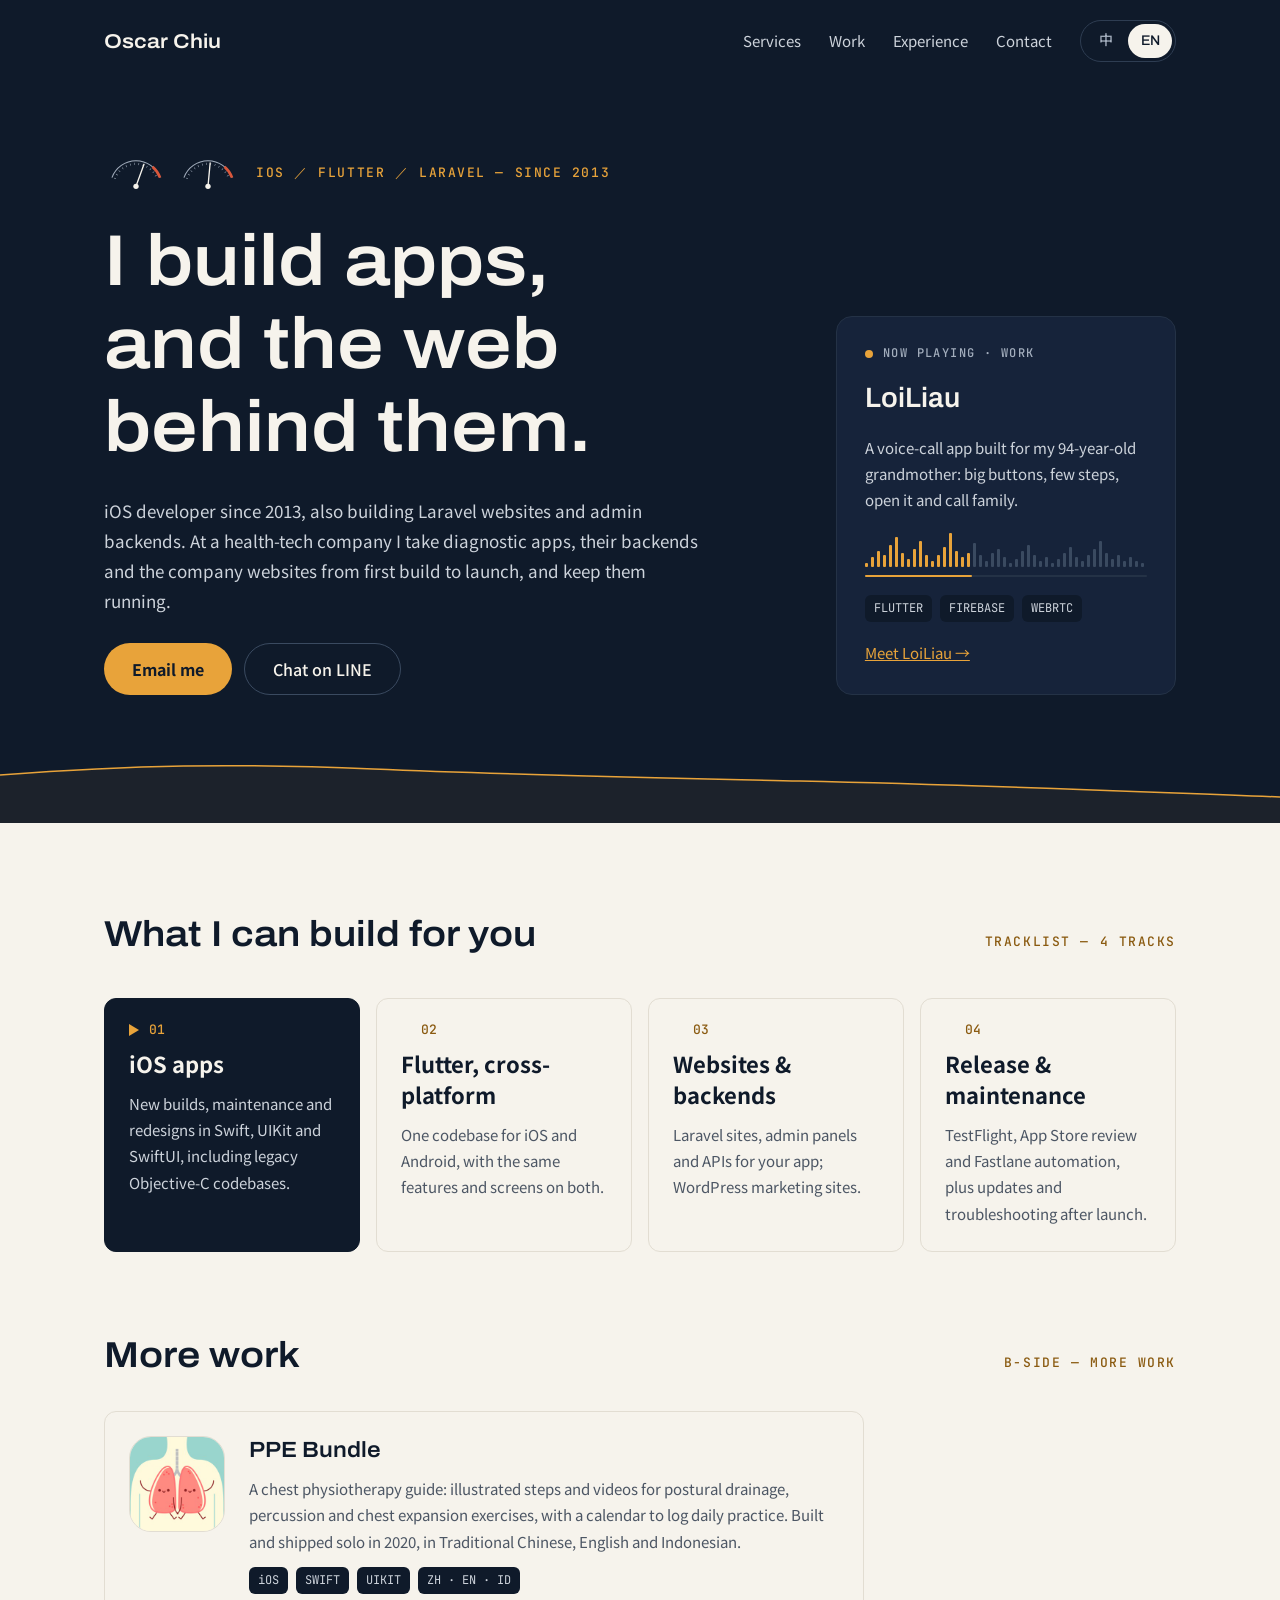
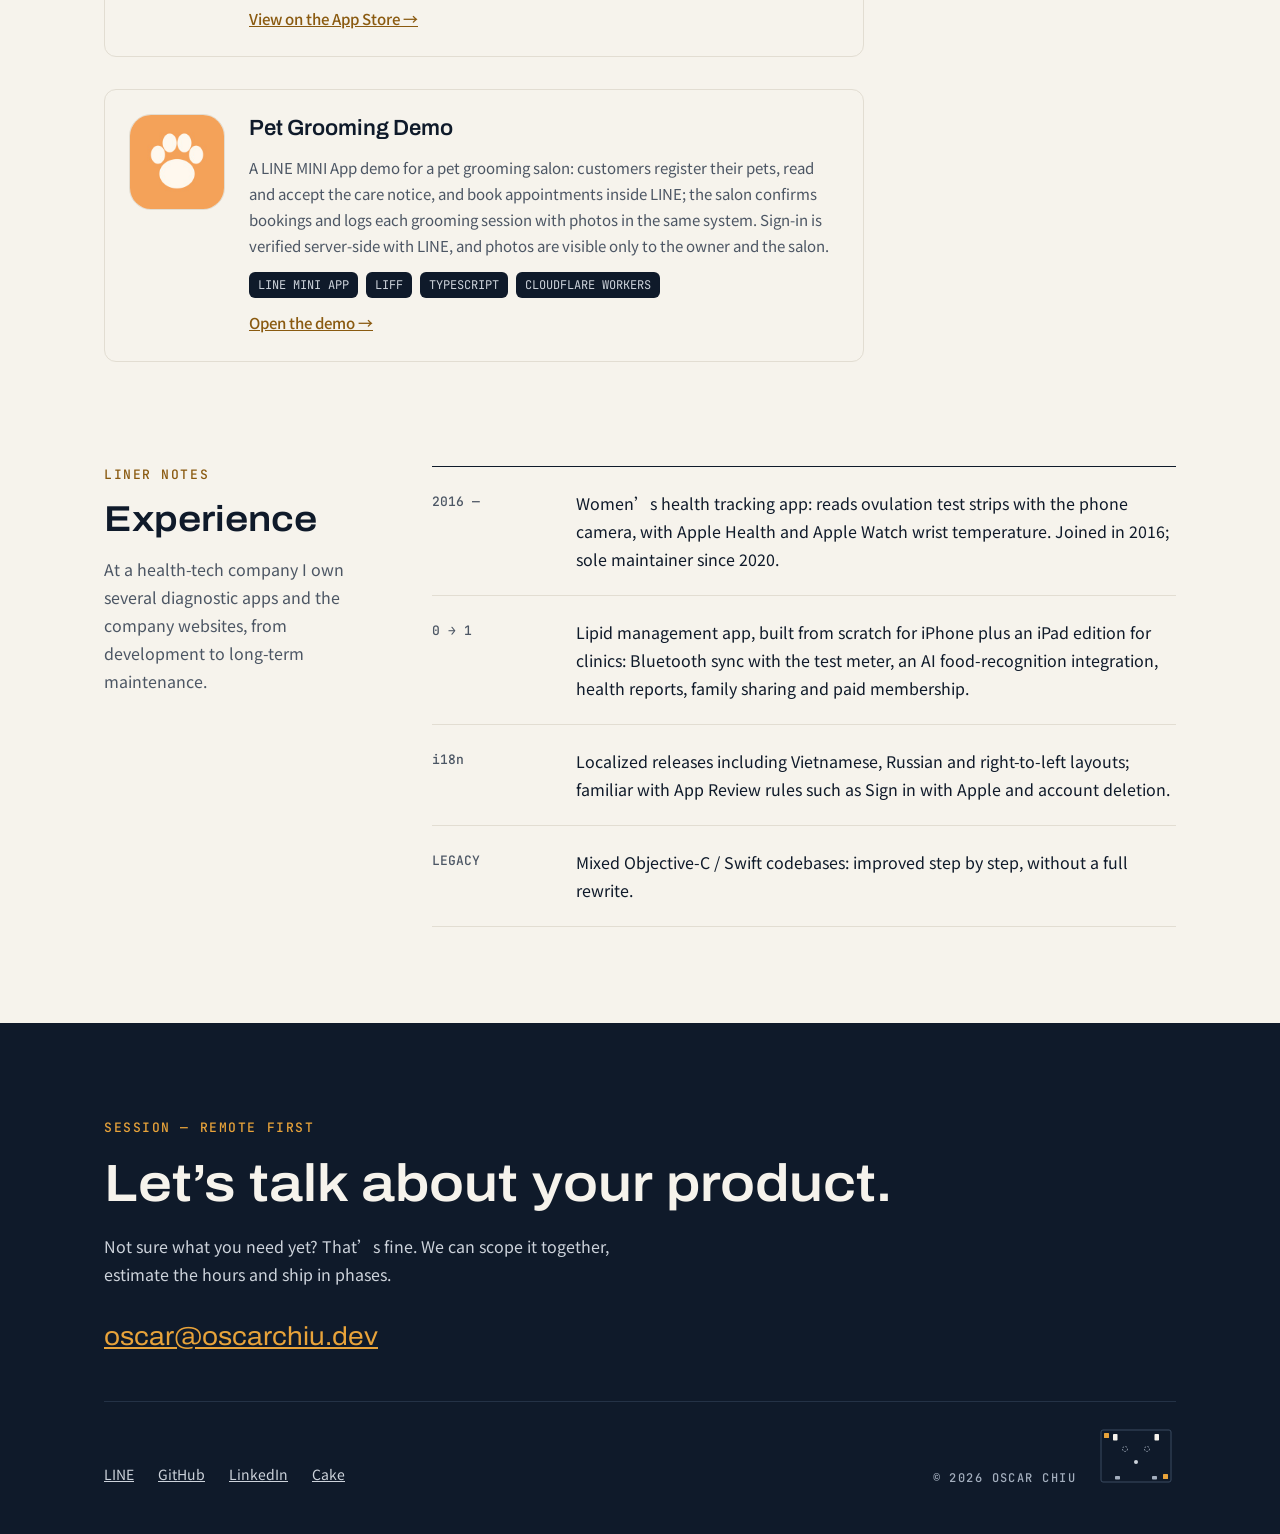
<file: index.html>
<!doctype html>
<html lang="zh-Hant-TW">
<head>
<meta charset="utf-8">
<meta name="viewport" content="width=device-width, initial-scale=1">
<title>Oscar Chiu 邱士豪｜App 與網站工程師</title>
<meta name="description" content="App 與網站工程師。2013 年起開發 iOS，也做 Flutter、Laravel 網站與後台，從開發、上線到長期維運。">
<meta property="og:title" content="Oscar Chiu 邱士豪｜App 與網站工程師">
<meta property="og:description" content="App 與網站工程師。2013 年起開發 iOS，也做 Flutter、Laravel 網站與後台，從開發、上線到長期維運。">
<meta property="og:url" content="https://oscarchiu.dev/">
<meta property="og:type" content="website">
<meta property="og:image" content="https://oscarchiu.dev/images/og-home.png">
<meta property="og:image:width" content="1200">
<meta property="og:image:height" content="630">
<meta property="og:image:alt" content="Oscar Chiu 邱士豪：做 App，也做網站與後台。iOS、Flutter、Laravel、LINE MINI App">
<meta property="og:locale" content="zh_TW">
<meta name="twitter:card" content="summary_large_image">
<meta name="theme-color" content="#0F1A2A">
<link rel="canonical" href="https://oscarchiu.dev/">
<link rel="icon" href="data:image/svg+xml,<svg xmlns='http://www.w3.org/2000/svg' viewBox='0 0 100 100'><rect width='100' height='100' rx='22' fill='%230F1A2A'/><path d='M19.93 54.06 A32 32 0 0 1 80.07 54.06' stroke='%23A3AEBD' stroke-width='6' stroke-linecap='round' fill='none'/><path d='M71.41 41.22 A32 32 0 0 1 80.07 54.06' stroke='%23D9573B' stroke-width='6' fill='none'/><circle cx='80.07' cy='54.06' r='3' fill='%23D9573B'/><line x1='50' y1='65' x2='61.46' y2='43.46' stroke='%23E8A33A' stroke-width='5.5' stroke-linecap='round'/><circle cx='50' cy='65' r='7' fill='%23F6F3EC'/></svg>">
<link rel="preconnect" href="https://fonts.googleapis.com">
<link rel="preconnect" href="https://fonts.gstatic.com" crossorigin>
<link rel="stylesheet" href="https://fonts.googleapis.com/css2?family=Archivo:wdth,wght@100..125,400..700&family=JetBrains+Mono:wght@400;500&family=Noto+Sans+TC:wght@400;500;700&display=swap">
<link rel="stylesheet" href="style.css">
</head>
<body>
<div class="night">
  <header class="wrap topbar">
    <a class="logo" href="#top">Oscar Chiu</a>
    <nav class="nav">
      <a href="#services" data-i18n="nav.services">服務</a>
      <a href="#work" data-i18n="nav.work">作品</a>
      <a href="#notes" data-i18n="nav.notes">經歷</a>
      <a href="#contact" data-i18n="nav.contact">聯絡</a>
      <div class="lang" role="group" aria-label="Language">
        <button type="button" data-lang="zh" aria-pressed="true">中</button>
        <button type="button" data-lang="en" aria-pressed="false">EN</button>
      </div>
    </nav>
  </header>

  <section class="wrap hero" id="top">
    <div class="hero-main">
      <div class="hero-mark">
        <div class="vu" aria-hidden="true">
          <svg viewBox="0 0 120 70" fill="none"><path d="M14.9 43.6 A48 48 0 0 1 105.1 43.6" stroke="#A3AEBD" stroke-width="2"/><path d="M20.5 45.6 A42 42 0 0 1 99.5 45.6" stroke="#A3AEBD" stroke-width="4" stroke-dasharray="1 7"/><path d="M90.9 23.2 A48 48 0 0 1 105.1 43.6" stroke="#D9573B" stroke-width="5"/><line x1="60" y1="60" x2="75" y2="18.7" stroke="#F6F3EC" stroke-width="2.5" stroke-linecap="round"/><circle cx="60" cy="60" r="5" fill="#F6F3EC"/></svg>
          <svg viewBox="0 0 120 70" fill="none"><path d="M14.9 43.6 A48 48 0 0 1 105.1 43.6" stroke="#A3AEBD" stroke-width="2"/><path d="M20.5 45.6 A42 42 0 0 1 99.5 45.6" stroke="#A3AEBD" stroke-width="4" stroke-dasharray="1 7"/><path d="M90.9 23.2 A48 48 0 0 1 105.1 43.6" stroke="#D9573B" stroke-width="5"/><line x1="60" y1="60" x2="64" y2="16.2" stroke="#F6F3EC" stroke-width="2.5" stroke-linecap="round"/><circle cx="60" cy="60" r="5" fill="#F6F3EC"/></svg>
        </div>
        <p class="label amber">iOS ／ FLUTTER ／ LARAVEL<span class="since"> — SINCE 2013</span></p>
      </div>
      <h1 data-i18n="hero.title">做 App，<br>也做網站與後台。</h1>
      <p class="hero-lead" data-i18n="hero.lead">2013 年開始寫 iOS，也做 Laravel 網站與後台。在健康科技公司把檢測 App、後台和官網從開發做到上線，再一路維護到現在。</p>
      <div class="cta">
        <a class="btn" href="mailto:oscar@oscarchiu.dev" data-i18n="cta.mail">寄信洽談</a>
        <a class="btn ghost" href="https://lin.ee/7rR7uRyi" rel="noopener" data-i18n="cta.line">LINE 洽詢</a>
      </div>
      <dl class="stats">
        <div><dt>2013</dt><dd data-i18n="stat.ios">開始 iOS 開發</dd></div>
        <div><dt>App→Web</dt><dd data-i18n="stat.full">前後端一手包</dd></div>
        <div><dt>Health</dt><dd data-i18n="stat.health">健康科技背景</dd></div>
      </dl>
    </div>

    <article class="playing" id="work">
      <p class="label muted"><span class="dot"></span><span data-i18n="work.label">NOW PLAYING · 作品</span></p>
      <h2><span data-i18n="work.name">來聊</span> <span class="en-name">LoiLiau</span></h2>
      <p data-i18n="work.desc">為 94 歲的奶奶做的語音通話 App：大按鈕、少步驟，打開就能撥給家人。</p>
      <div class="wave" aria-hidden="true"><div class="bars"></div><div class="progress"><span></span></div></div>
      <p class="tags"><span>FLUTTER</span><span>FIREBASE</span><span>WEBRTC</span></p>
      <a class="demo" href="/loiliau/" data-i18n="work.intro">認識來聊 →</a>
    </article>
  </section>

  <svg class="horizon" viewBox="0 0 1440 88" preserveAspectRatio="none" fill="none" aria-hidden="true">
    <path d="M0 40 C150 30, 260 28, 420 34 S700 42, 900 46 S1200 54, 1440 62" stroke="#E8A33A" stroke-width="1.5" vector-effect="non-scaling-stroke"/>
    <path d="M0 40 C150 30, 260 28, 420 34 S700 42, 900 46 S1200 54, 1440 62 L1440 88 L0 88 Z" fill="#E8A33A" fill-opacity="0.06"/>
  </svg>
</div>

<main>
  <section class="wrap services" id="services">
    <div class="section-head">
      <h2 data-i18n="svc.title">可以幫您做的事</h2>
      <p class="label brass">TRACKLIST — 4 TRACKS</p>
    </div>
    <div class="tracks">
      <article class="track" tabindex="0">
        <p class="track-no"><svg viewBox="0 0 10 12" aria-hidden="true"><path d="M0 0 L10 6 L0 12 Z"/></svg>01</p>
        <h3 data-i18n="svc.1.t">iOS App</h3>
        <p data-i18n="svc.1.d">新開發、維護與改版。Swift、UIKit、SwiftUI，也能接手 Objective-C 混合的舊專案。</p>
      </article>
      <article class="track" tabindex="0">
        <p class="track-no"><svg viewBox="0 0 10 12" aria-hidden="true"><path d="M0 0 L10 6 L0 12 Z"/></svg>02</p>
        <h3 data-i18n="svc.2.t">Flutter 跨平台</h3>
        <p data-i18n="svc.2.d">一套程式碼同時上 iOS 與 Android，兩邊的功能和畫面保持一致。</p>
      </article>
      <article class="track" tabindex="0">
        <p class="track-no"><svg viewBox="0 0 10 12" aria-hidden="true"><path d="M0 0 L10 6 L0 12 Z"/></svg>03</p>
        <h3 data-i18n="svc.3.t">網站與後台</h3>
        <p data-i18n="svc.3.d">Laravel 網站、管理後台、API 與 App 串接；WordPress 形象網站。</p>
      </article>
      <article class="track" tabindex="0">
        <p class="track-no"><svg viewBox="0 0 10 12" aria-hidden="true"><path d="M0 0 L10 6 L0 12 Z"/></svg>04</p>
        <h3 data-i18n="svc.4.t">上架與維運</h3>
        <p data-i18n="svc.4.d">TestFlight、App Store 送審、Fastlane 自動化，上線後的版本更新與問題排查。</p>
      </article>
    </div>
  </section>

  <section class="wrap apps" id="apps">
    <div class="section-head">
      <h2 data-i18n="apps.title">其他作品</h2>
      <p class="label brass">B-SIDE — MORE WORK</p>
    </div>
    <article class="app-card">
      <img class="app-icon" src="images/ppe-bundle.jpg" width="96" height="96" alt="PPE Bundle App icon" loading="lazy">
      <div class="app-body">
        <h3>PPE Bundle</h3>
        <p data-i18n="apps.ppe.d">胸腔物理治療衛教 App：用圖文和影片教姿勢引流、背部扣擊與擴胸運動，並以日曆記錄每天的練習。2020 年獨立開發上架，支援繁中、英文與印尼文。</p>
        <p class="tags"><span>iOS</span><span>SWIFT</span><span>UIKIT</span><span>ZH · EN · ID</span></p>
        <a class="store" href="https://apps.apple.com/app/id1542432902" rel="noopener" data-i18n="apps.ppe.link">在 App Store 查看 →</a>
      </div>
    </article>
    <article class="app-card">
      <img class="app-icon" src="images/line-pet.jpg" width="96" height="96" alt="毛日子 App icon" loading="lazy">
      <div class="app-body">
        <h3><span data-i18n="apps.pet.name">毛日子</span> <span class="en-name">Pet Grooming Demo</span></h3>
        <p data-i18n="apps.pet.d">寵物美容店的 LINE MINI App 示範：客人在 LINE 裡登記毛孩、閱讀同意事項並預約美容，店家在同一套系統確認委託、記錄每次美容與照片。登入身分由伺服器向 LINE 驗證，照片只有本人與店家看得到。</p>
        <p class="tags"><span>LINE MINI APP</span><span>LIFF</span><span>TYPESCRIPT</span><span>CLOUDFLARE WORKERS</span></p>
        <a class="store" href="https://line-pet-demo.ska-tw.workers.dev/" rel="noopener" data-i18n="apps.pet.link">開啟示範 →</a>
      </div>
    </article>
  </section>

  <section class="wrap notes" id="notes">
    <div class="notes-head">
      <p class="label brass">LINER NOTES</p>
      <h2 data-i18n="notes.title">經歷重點</h2>
      <p class="muted-text" data-i18n="notes.intro">在健康科技公司負責多款檢測 App 與官網，從開發一路做到長期維運。</p>
    </div>
    <dl class="notes-list">
      <div><dt>2016 —</dt><dd data-i18n="notes.1">女性健康追蹤 App：用手機相機判讀排卵試紙，整合 Apple 健康與 Apple Watch 手腕溫度。2016 年參與開發，2020 年起獨立維護至今。</dd></div>
      <div><dt>0 → 1</dt><dd data-i18n="notes.2">血脂管理 App：從零開發 iPhone 版與診所用 iPad 版。藍牙同步檢測儀、串接 AI 飲食辨識，並做了健康報告、家人共享與付費會員。</dd></div>
      <div><dt>i18n</dt><dd data-i18n="notes.3">多語系上架，包含越南文、俄文與由右至左（RTL）版面；熟悉 Sign in with Apple、帳號刪除等審核規範。</dd></div>
      <div><dt>LEGACY</dt><dd data-i18n="notes.4">Objective-C／Swift 混合的舊專案：不打掉重練，一步步改善。</dd></div>
    </dl>
  </section>
</main>

<footer class="night contact" id="contact">
  <div class="wrap">
    <div class="contact-main">
      <div>
        <p class="label amber" data-i18n="contact.label">SESSION — 以遠端為主</p>
        <h2 data-i18n="contact.title">聊聊您的產品。</h2>
        <p class="contact-lead" data-i18n="contact.lead">需求還不明確也沒關係，可以一起釐清規格、估算工時，分階段進行。</p>
      </div>
      <a class="mail" href="mailto:oscar@oscarchiu.dev">oscar@oscarchiu.dev</a>
    </div>
    <div class="contact-foot">
      <p class="links">
        <a href="https://lin.ee/7rR7uRyi" rel="noopener" data-i18n="contact.line">LINE 好友</a>
        <a href="https://github.com/oscarchiu" rel="noopener">GitHub</a>
        <a href="https://www.linkedin.com/in/oscarchiu-dev" rel="noopener">LinkedIn</a>
        <a href="https://www.cake.me/resumes/oscarchiu" rel="noopener">Cake</a>
      </p>
      <div class="sign">
        <p class="label">© 2026 OSCAR CHIU</p>
        <svg viewBox="0 0 160 120" fill="none" aria-hidden="true"><rect x="10" y="8" width="140" height="104" rx="4" stroke="#3A4A60" stroke-width="2"/><rect x="34" y="16" width="9" height="13" rx="1.5" fill="#F6F3EC"/><rect x="117" y="16" width="9" height="13" rx="1.5" fill="#F6F3EC"/><rect x="38" y="100" width="10" height="7" rx="1.5" fill="#A3AEBD"/><rect x="112" y="100" width="10" height="7" rx="1.5" fill="#A3AEBD"/><rect x="16" y="14" width="10" height="10" rx="1" fill="#E8A33A"/><rect x="134" y="96" width="10" height="10" rx="1" fill="#E8A33A"/><circle cx="58" cy="46" r="5" stroke="#A3AEBD" stroke-width="2" stroke-dasharray="3 3"/><circle cx="102" cy="46" r="5" stroke="#A3AEBD" stroke-width="2" stroke-dasharray="3 3"/><circle cx="80" cy="72" r="4" fill="#CDD3DB"/></svg>
      </div>
    </div>
  </div>
</footer>
<script src="main.js?v=9384e66470e5"></script>
</body>
</html>
</file>
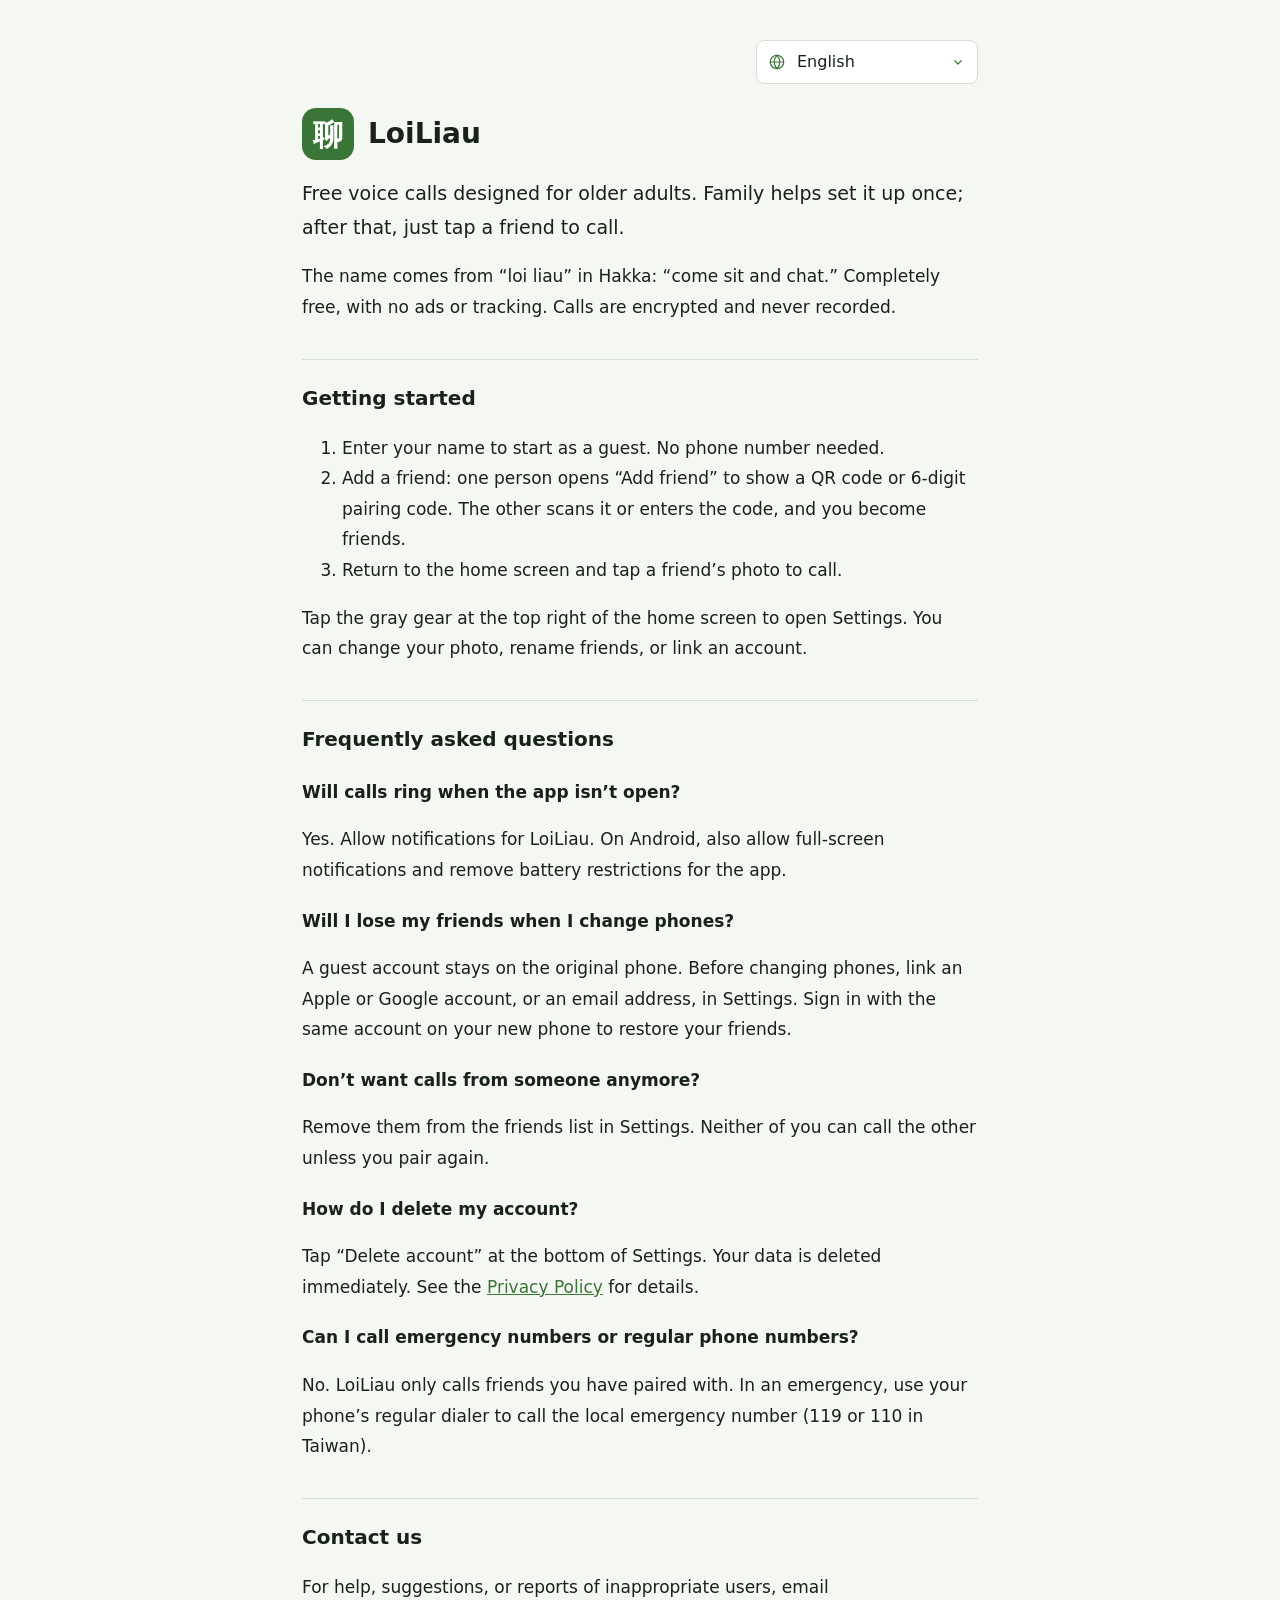
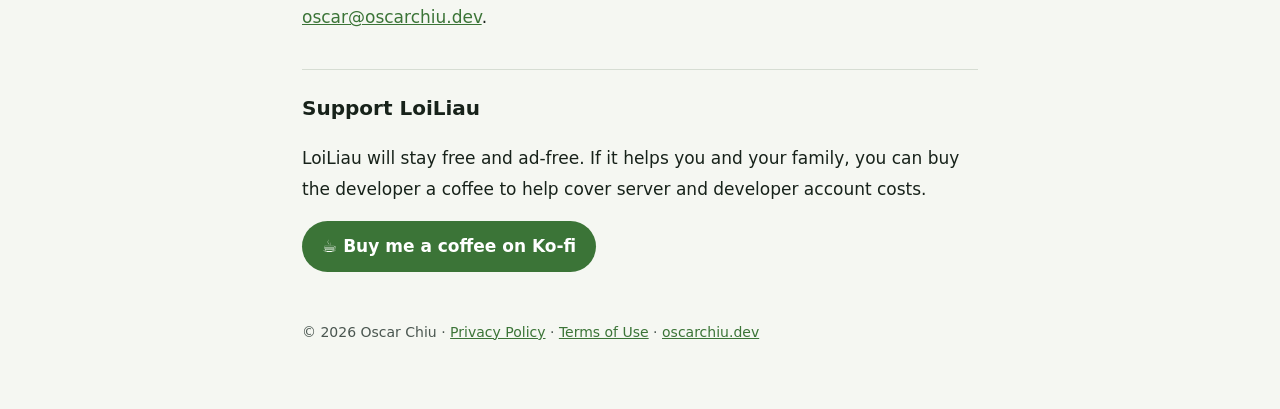
<file: loiliau/index.html>
<!doctype html>
<html lang="zh-Hant-TW">
<head>
<meta charset="utf-8">
<meta name="viewport" content="width=device-width, initial-scale=1">
<title>來聊 LoiLiau：給長輩用的免費語音通話</title>
<meta name="description" content="來聊是給長輩用的免費語音通話 app：家人幫忙設定一次，長輩之後點一下朋友就能撥出。使用說明、常見問題與聯絡方式。">
<link rel="canonical" href="https://oscarchiu.dev/loiliau/">
<meta property="og:title" content="來聊 LoiLiau：給長輩用的免費語音通話">
<meta property="og:description" content="家人幫忙設定一次，長輩之後點一下朋友就能撥出。字大好讀，app 沒開也會響鈴。">
<meta property="og:url" content="https://oscarchiu.dev/loiliau/">
<meta property="og:type" content="website">
<meta property="og:image" content="https://oscarchiu.dev/images/og-loiliau.png">
<meta property="og:image:width" content="1200">
<meta property="og:image:height" content="630">
<meta property="og:image:alt" content="來聊 LoiLiau：給長輩用的免費語音通話">
<meta property="og:locale" content="zh_TW">
<meta name="twitter:card" content="summary_large_image">
<link rel="stylesheet" href="language.css">
<style>
  :root { --ink: #17221A; --muted: #4A5650; --green: #3B7437; --line: #D6DDD3; --bg: #F5F7F2; }
  * { box-sizing: border-box; }
  body { margin: 0; background: var(--bg); color: var(--ink);
    font: 400 17px/1.8 "Noto Sans TC", -apple-system, system-ui, sans-serif; }
  main { max-width: 720px; margin: 0 auto; padding: 40px 22px 64px; }
  header { display: flex; align-items: center; gap: 14px; margin-bottom: 8px; }
  .icon { width: 52px; height: 52px; border-radius: 14px; background: var(--green); color: #fff;
    display: grid; place-items: center; font-size: 30px; font-weight: 900; flex: none; }
  h1 { font-size: 28px; line-height: 1.3; margin: 0; }
  h2 { font-size: 20px; margin: 36px 0 8px; padding-top: 20px; border-top: 1px solid var(--line); }
  h3 { font-size: 17px; margin: 20px 0 4px; }
  .lead { font-size: 19px; margin: 16px 0 0; }
  a { color: var(--green); }
  .kofi { display: inline-block; padding: 10px 20px; border-radius: 999px; background: var(--green);
    color: #fff; font-weight: 700; text-decoration: none; }
  footer { margin-top: 48px; color: var(--muted); font-size: 14px; }
</style>
</head>
<body>
<main>
  <nav class="lang" aria-label="Language">
    <label>
      <span class="sr-only">語言 / Language / Bahasa</span>
      <svg viewBox="0 0 24 24" fill="none" stroke="currentColor" stroke-width="1.6" aria-hidden="true" focusable="false"><circle cx="12" cy="12" r="9"/><path d="M3 12h18M12 3c5 5 5 13 0 18-5-5-5-13 0-18Z"/></svg>
      <select id="language-select">
        <option value="zh" lang="zh-Hant">繁體中文</option>
        <option value="en" lang="en">English</option>
        <option value="id" lang="id">Bahasa Indonesia</option>
      </select>
      <svg class="chevron" viewBox="0 0 24 24" fill="none" stroke="currentColor" stroke-width="1.8" stroke-linecap="round" stroke-linejoin="round" aria-hidden="true" focusable="false"><path d="m7 10 5 5 5-5"/></svg>
    </label>
  </nav>
  <header><div class="icon" aria-hidden="true">聊</div><h1 data-i18n="name">來聊 LoiLiau</h1></header>
  <p class="lead" data-i18n="lead">給長輩用的免費語音通話 app：家人幫忙設定一次，長輩之後只要點一下朋友就能撥出。</p>
  <p data-i18n="about">名字取自客家話的「來聊」（loi liau），就是「來坐、來講話」的意思。完全免費，不放廣告、不做追蹤，通話加密、不錄音。</p>

  <h2 data-i18n="start">怎麼開始</h2>
  <ol>
    <li data-i18n="stepName">輸入名字，就能以訪客身分開始使用，不需要手機號碼。</li>
    <li data-i18n="stepPair">加朋友：一方在「加朋友」顯示 QR code 或 6 位數配對碼，另一方掃描或輸入，雙方就互為朋友。</li>
    <li data-i18n="stepCall">回到主畫面，點朋友的頭像就會撥出。</li>
  </ol>
  <p data-i18n="settings">設定在主畫面右上角的灰色齒輪，可以換大頭貼、改朋友的稱呼、綁定帳號。</p>

  <h2 data-i18n="faq">常見問題</h2>
  <h3 data-i18n="ringQuestion">App 沒開，電話會響嗎？</h3>
  <p data-i18n="ringAnswer">會。請允許來聊的通知；Android 手機也請允許「全螢幕通知」，並把來聊從省電限制中排除。</p>
  <h3 data-i18n="phoneQuestion">換手機時，朋友名單會不見嗎？</h3>
  <p data-i18n="phoneAnswer">訪客帳號只存在原本的手機。換手機前，請到設定綁定 Apple、Google 帳號或信箱，在新手機用同一個帳號登入，就能找回朋友名單。</p>
  <h3 data-i18n="removeQuestion">不想再接到某個人的電話？</h3>
  <p data-i18n="removeAnswer">到設定的「朋友名單」刪除對方。刪除後雙方都無法再打給對方，除非重新配對。</p>
  <h3 data-i18n="deleteQuestion">怎麼刪除帳號？</h3>
  <p data-i18n="deleteAnswer">到設定最下面按「刪除帳號」。資料會立即刪除，詳見<a href="privacy/">隱私權政策</a>。</p>
  <h3 data-i18n="emergencyQuestion">可以打 119 或一般電話嗎？</h3>
  <p data-i18n="emergencyAnswer">不行。來聊只能打給配對過的朋友，緊急時請用手機撥打 119 或 110。</p>

  <h2 data-i18n="contact">聯絡我們</h2>
  <p data-i18n="contactBody">遇到問題、想提建議，或要檢舉不當的使用者，請寫信到 <a href="mailto:oscar@oscarchiu.dev?subject=%E4%BE%86%E8%81%8A">oscar@oscarchiu.dev</a>。</p>

  <!-- Hidden unless opened outside the app: App Review does not allow an app to lead to tips for its developer. -->
  <section id="sponsor" hidden>
    <h2 data-i18n="support">支持來聊</h2>
    <p data-i18n="supportBody">來聊會一直免費、不放廣告。如果它幫上了你和家人，歡迎請開發者喝杯咖啡，幫忙支付伺服器和開發者帳號的費用。</p>
    <p><a data-i18n="coffee" class="kofi" href="https://ko-fi.com/oscarchiudev" target="_blank" rel="noopener">☕ 在 Ko-fi 請我喝咖啡</a></p>
  </section>
  <script>
    if (new URLSearchParams(location.search).get('from') !== 'app') {
      document.getElementById('sponsor').hidden = false;
    }
  </script>

  <footer>© 2026 Oscar Chiu · <a href="privacy/" data-i18n="privacy">隱私權政策</a> · <a href="terms/" data-i18n="terms">使用條款</a> · <a href="https://oscarchiu.dev/">oscarchiu.dev</a></footer>
</main>
<script src="language.js"></script>
<script src="localization.js"></script>
</body>
</html>
</file>
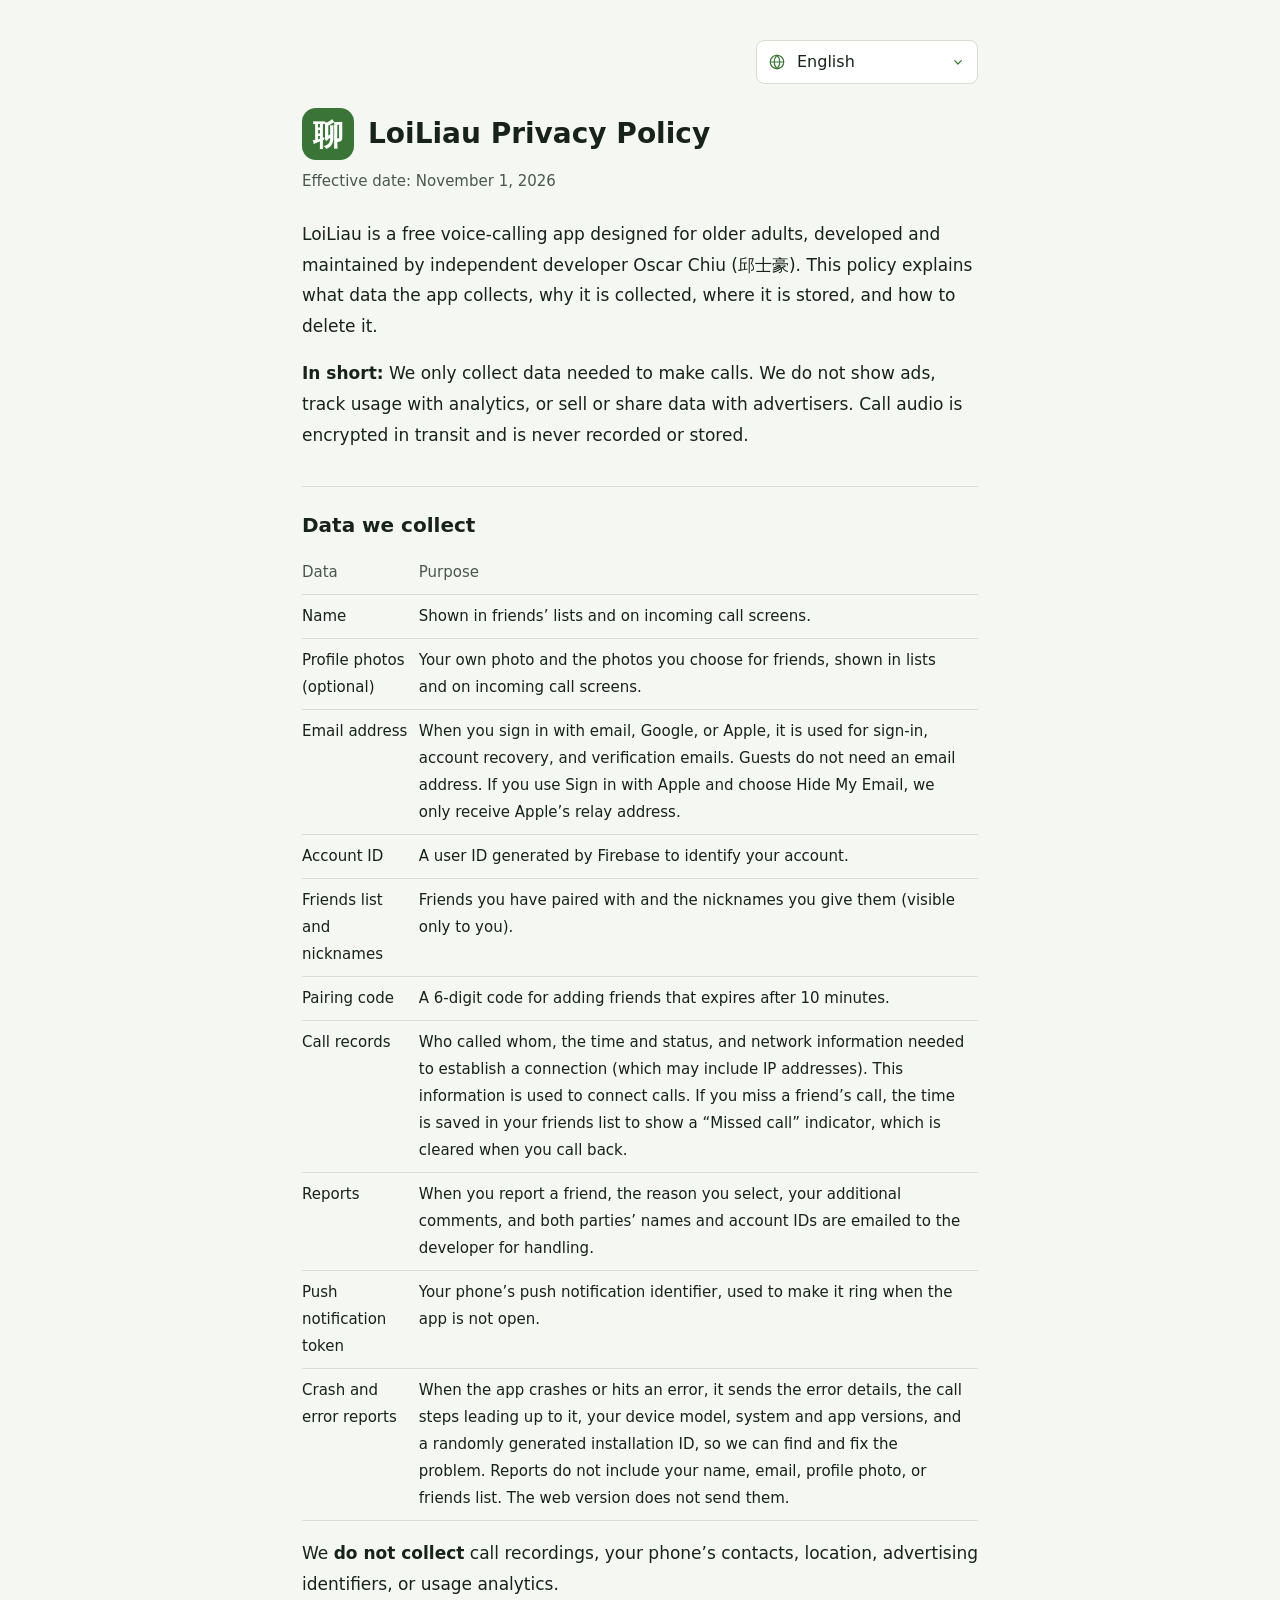
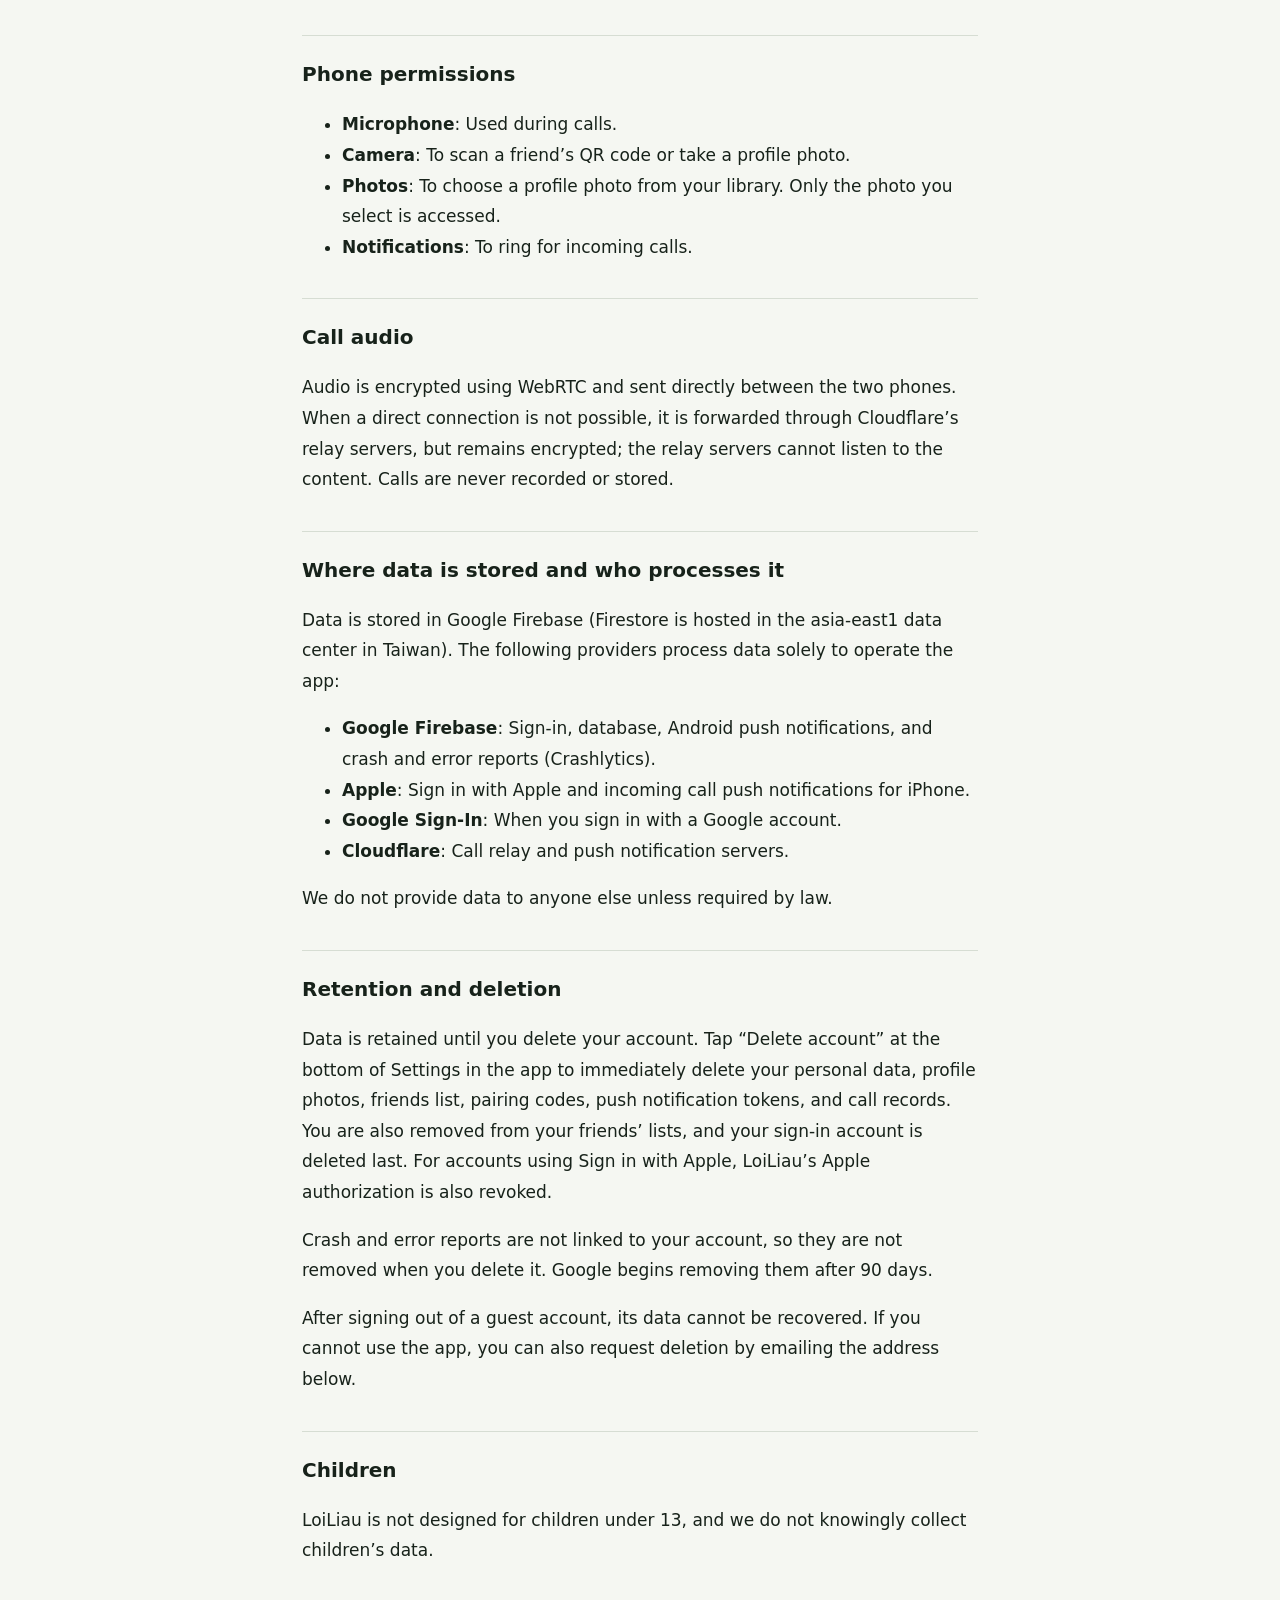
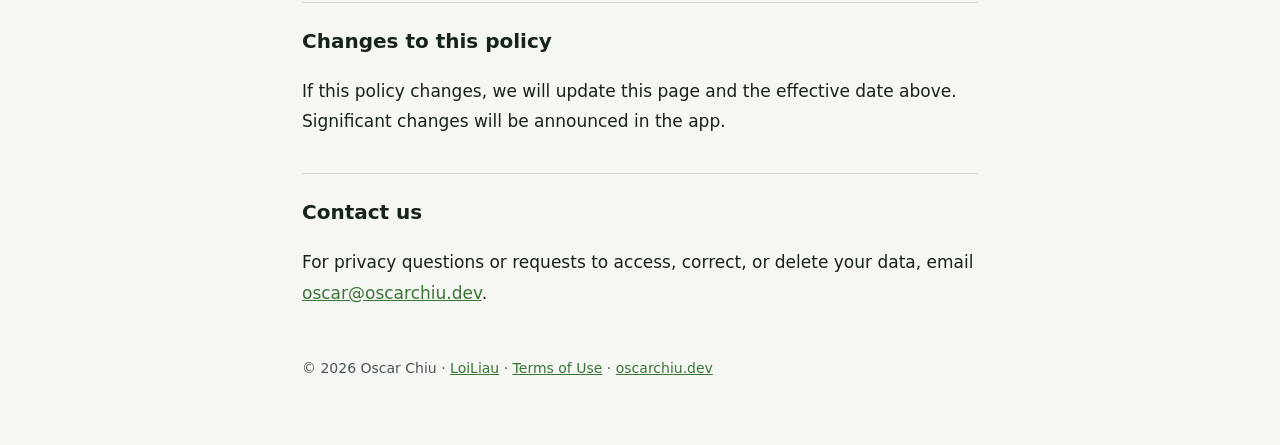
<file: loiliau/privacy/index.html>
<!doctype html>
<html lang="zh-Hant-TW">
<head>
<meta charset="utf-8">
<meta name="viewport" content="width=device-width, initial-scale=1">
<title>來聊 LoiLiau 隱私權政策</title>
<meta name="description" content="來聊 LoiLiau 收集哪些資料、為什麼收、存在哪裡、怎麼刪除。">
<link rel="canonical" href="https://oscarchiu.dev/loiliau/privacy/">
<link rel="stylesheet" href="../language.css">
<style>
  :root { --ink: #17221A; --muted: #4A5650; --green: #3B7437; --line: #D6DDD3; --bg: #F5F7F2; }
  * { box-sizing: border-box; }
  body { margin: 0; background: var(--bg); color: var(--ink);
    font: 400 17px/1.8 "Noto Sans TC", -apple-system, system-ui, sans-serif; }
  main { max-width: 720px; margin: 0 auto; padding: 40px 22px 64px; }
  header { display: flex; align-items: center; gap: 14px; margin-bottom: 8px; }
  .icon { width: 52px; height: 52px; border-radius: 14px; background: var(--green); color: #fff;
    display: grid; place-items: center; font-size: 30px; font-weight: 900; flex: none; }
  h1 { font-size: 28px; line-height: 1.3; margin: 0; }
  h2 { font-size: 20px; margin: 36px 0 8px; padding-top: 20px; border-top: 1px solid var(--line); }
  .meta { color: var(--muted); font-size: 15px; margin: 0 0 24px; }
  table { width: 100%; border-collapse: collapse; font-size: 15px; margin: 8px 0; }
  th, td { text-align: left; vertical-align: top; padding: 8px 10px 8px 0; border-bottom: 1px solid var(--line); }
  th { color: var(--muted); font-weight: 500; }
  a { color: var(--green); }
  footer { margin-top: 48px; color: var(--muted); font-size: 14px; }
</style>
</head>
<body>
<main>
  <nav class="lang" aria-label="Language">
    <label>
      <span class="sr-only">語言 / Language / Bahasa</span>
      <svg viewBox="0 0 24 24" fill="none" stroke="currentColor" stroke-width="1.6" aria-hidden="true" focusable="false"><circle cx="12" cy="12" r="9"/><path d="M3 12h18M12 3c5 5 5 13 0 18-5-5-5-13 0-18Z"/></svg>
      <select id="language-select">
        <option value="zh" lang="zh-Hant">繁體中文</option>
        <option value="en" lang="en">English</option>
        <option value="id" lang="id">Bahasa Indonesia</option>
      </select>
      <svg class="chevron" viewBox="0 0 24 24" fill="none" stroke="currentColor" stroke-width="1.8" stroke-linecap="round" stroke-linejoin="round" aria-hidden="true" focusable="false"><path d="m7 10 5 5 5-5"/></svg>
    </label>
  </nav>
  <header><div class="icon" aria-hidden="true">聊</div><h1 data-i18n="heading">來聊 LoiLiau 隱私權政策</h1></header>
  <p class="meta" data-i18n="effective">生效日期：2026 年 11 月 1 日</p>

  <p data-i18n="intro">來聊是給長輩用的免費語音通話 app，由個人開發者邱士豪（Oscar Chiu）開發與維護。這份政策說明 app 收集哪些資料、為什麼收、存在哪裡，以及怎麼刪除。</p>
  <p data-i18n="summary"><strong>簡單說：</strong>只收打電話需要的資料；不放廣告、不做分析追蹤、不賣也不分享資料給廣告商。通話內容加密傳送，不錄音、不儲存。</p>

  <h2 data-i18n="dataHeading">收集的資料</h2>
  <table>
    <tr><th data-i18n="dataLabel">資料</th><th data-i18n="purposeLabel">用途</th></tr>
    <tr><td data-i18n="nameLabel">名字</td><td data-i18n="namePurpose">顯示在朋友的名單與來電畫面。</td></tr>
    <tr><td data-i18n="photoLabel">大頭貼（選填）</td><td data-i18n="photoPurpose">你自己的照片，以及你替朋友選的照片，顯示在名單與來電畫面。</td></tr>
    <tr><td data-i18n="emailLabel">信箱</td><td data-i18n="emailPurpose">用信箱、Google 或 Apple 登入時，用來登入、找回帳號與寄驗證信。訪客不需要信箱。用 Apple 登入並選擇隱藏信箱時，我們只拿到 Apple 的轉寄地址。</td></tr>
    <tr><td data-i18n="accountLabel">帳號編號</td><td data-i18n="accountPurpose">Firebase 產生的使用者編號，用來辨識你的帳號。</td></tr>
    <tr><td data-i18n="friendsLabel">朋友名單與稱呼</td><td data-i18n="friendsPurpose">你配對過的朋友，以及你替他們取的稱呼（只有你看得到）。</td></tr>
    <tr><td data-i18n="pairingLabel">配對碼</td><td data-i18n="pairingPurpose">加朋友用的 6 位數號碼，10 分鐘後失效。</td></tr>
    <tr><td data-i18n="callsLabel">通話紀錄</td><td data-i18n="callsPurpose">誰打給誰、時間與狀態，以及建立連線所需的網路資訊（可能包含 IP 位址）。用來接通電話。朋友打來你沒接到時，會在你的朋友名單記下時間，顯示「未接來電」，你回撥後清除。</td></tr>
    <tr><td data-i18n="reportsLabel">檢舉內容</td><td data-i18n="reportsPurpose">你檢舉朋友時選的原因、補充說明，以及雙方的名字與帳號編號，以電子郵件寄給開發者處理。</td></tr>
    <tr><td data-i18n="pushLabel">推播 token</td><td data-i18n="pushPurpose">手機的推播識別碼，用來在 app 沒開時讓手機響鈴。</td></tr>
    <tr><td data-i18n="crashLabel">當機與錯誤報告</td><td data-i18n="crashPurpose">app 當機或出錯時，傳送錯誤內容、發生前的通話步驟、裝置型號、系統與 app 版本，以及隨機產生的安裝識別碼，用來找出並修正問題。報告不包含你的名字、信箱、大頭貼或朋友名單。網頁版不會傳送。</td></tr>
  </table>
  <p data-i18n="notCollected">我們<strong>不收集</strong>：通話錄音、通訊錄、位置、廣告識別碼、使用行為分析。</p>

  <h2 data-i18n="permissionsHeading">手機權限</h2>
  <ul>
    <li data-i18n="microphonePermission"><strong>麥克風</strong>：通話時使用。</li>
    <li data-i18n="cameraPermission"><strong>相機</strong>：掃描朋友的 QR code，或拍大頭貼。</li>
    <li data-i18n="photosPermission"><strong>照片</strong>：從相簿選大頭貼，只讀取你選的那張。</li>
    <li data-i18n="notificationsPermission"><strong>通知</strong>：來電響鈴。</li>
  </ul>

  <h2 data-i18n="voiceHeading">通話內容</h2>
  <p data-i18n="voiceBody">語音以 WebRTC 加密，在兩支手機之間直接傳送。網路無法直連時，會經過 Cloudflare 的中繼伺服器轉送，但仍是加密的，中繼伺服器聽不到內容。通話不會被錄音或儲存。</p>

  <h2 data-i18n="providersHeading">資料存在哪裡、交給誰處理</h2>
  <p data-i18n="providersIntro">資料存放在 Google Firebase（Firestore 位於台灣的 asia-east1 機房）。以下服務商只為了讓 app 運作而處理資料：</p>
  <ul>
    <li data-i18n="firebaseProvider"><strong>Google Firebase</strong>：登入、資料庫、Android 推播、當機與錯誤報告（Crashlytics）。</li>
    <li data-i18n="appleProvider"><strong>Apple</strong>：Apple 登入、iPhone 來電推播。</li>
    <li data-i18n="googleProvider"><strong>Google 登入</strong>：用 Google 帳號登入時。</li>
    <li data-i18n="cloudflareProvider"><strong>Cloudflare</strong>：通話中繼與推播伺服器。</li>
  </ul>
  <p data-i18n="disclosure">除法律要求外，我們不會把資料提供給其他人。</p>

  <h2 data-i18n="retentionHeading">保存期間與刪除</h2>
  <p data-i18n="deleteBody">資料保存到你刪除帳號為止。在 app 的「設定」最下面按「刪除帳號」，會立即刪除你的個人資料、大頭貼、朋友名單、配對碼、推播 token 與通話紀錄，你也會從朋友的名單上移除，最後刪除登入帳號。用 Apple 登入的帳號，也會一併撤銷來聊的 Apple 授權。</p>
  <p data-i18n="crashRetention">當機與錯誤報告不會連結到你的帳號，因此不會隨帳號刪除，而是由 Google 在 90 天後開始移除。</p>
  <p data-i18n="guestBody">訪客帳號登出後，資料就無法再取回。如果無法使用 app，也可以寫信到下方信箱要求刪除。</p>

  <h2 data-i18n="childrenHeading">兒童</h2>
  <p data-i18n="childrenBody">來聊不是為 13 歲以下兒童設計的，我們不會刻意收集兒童的資料。</p>

  <h2 data-i18n="changesHeading">政策變更</h2>
  <p data-i18n="changesBody">政策有變更時會更新這個頁面與上方的生效日期；重大變更會在 app 內告知。</p>

  <h2 data-i18n="contactHeading">聯絡我們</h2>
  <p data-i18n="contactBody">對隱私有任何問題，或想查詢、更正、刪除你的資料，請寫信到 <a href="mailto:oscar@oscarchiu.dev">oscar@oscarchiu.dev</a>。</p>

  <footer>© 2026 Oscar Chiu · <a href="../" data-i18n="homeLink">來聊</a> · <a href="../terms/" data-i18n="termsLink">使用條款</a> · <a href="https://oscarchiu.dev/">oscarchiu.dev</a></footer>
</main>
<script src="../language.js"></script>
<script src="localization.js"></script>
</body>
</html>
</file>
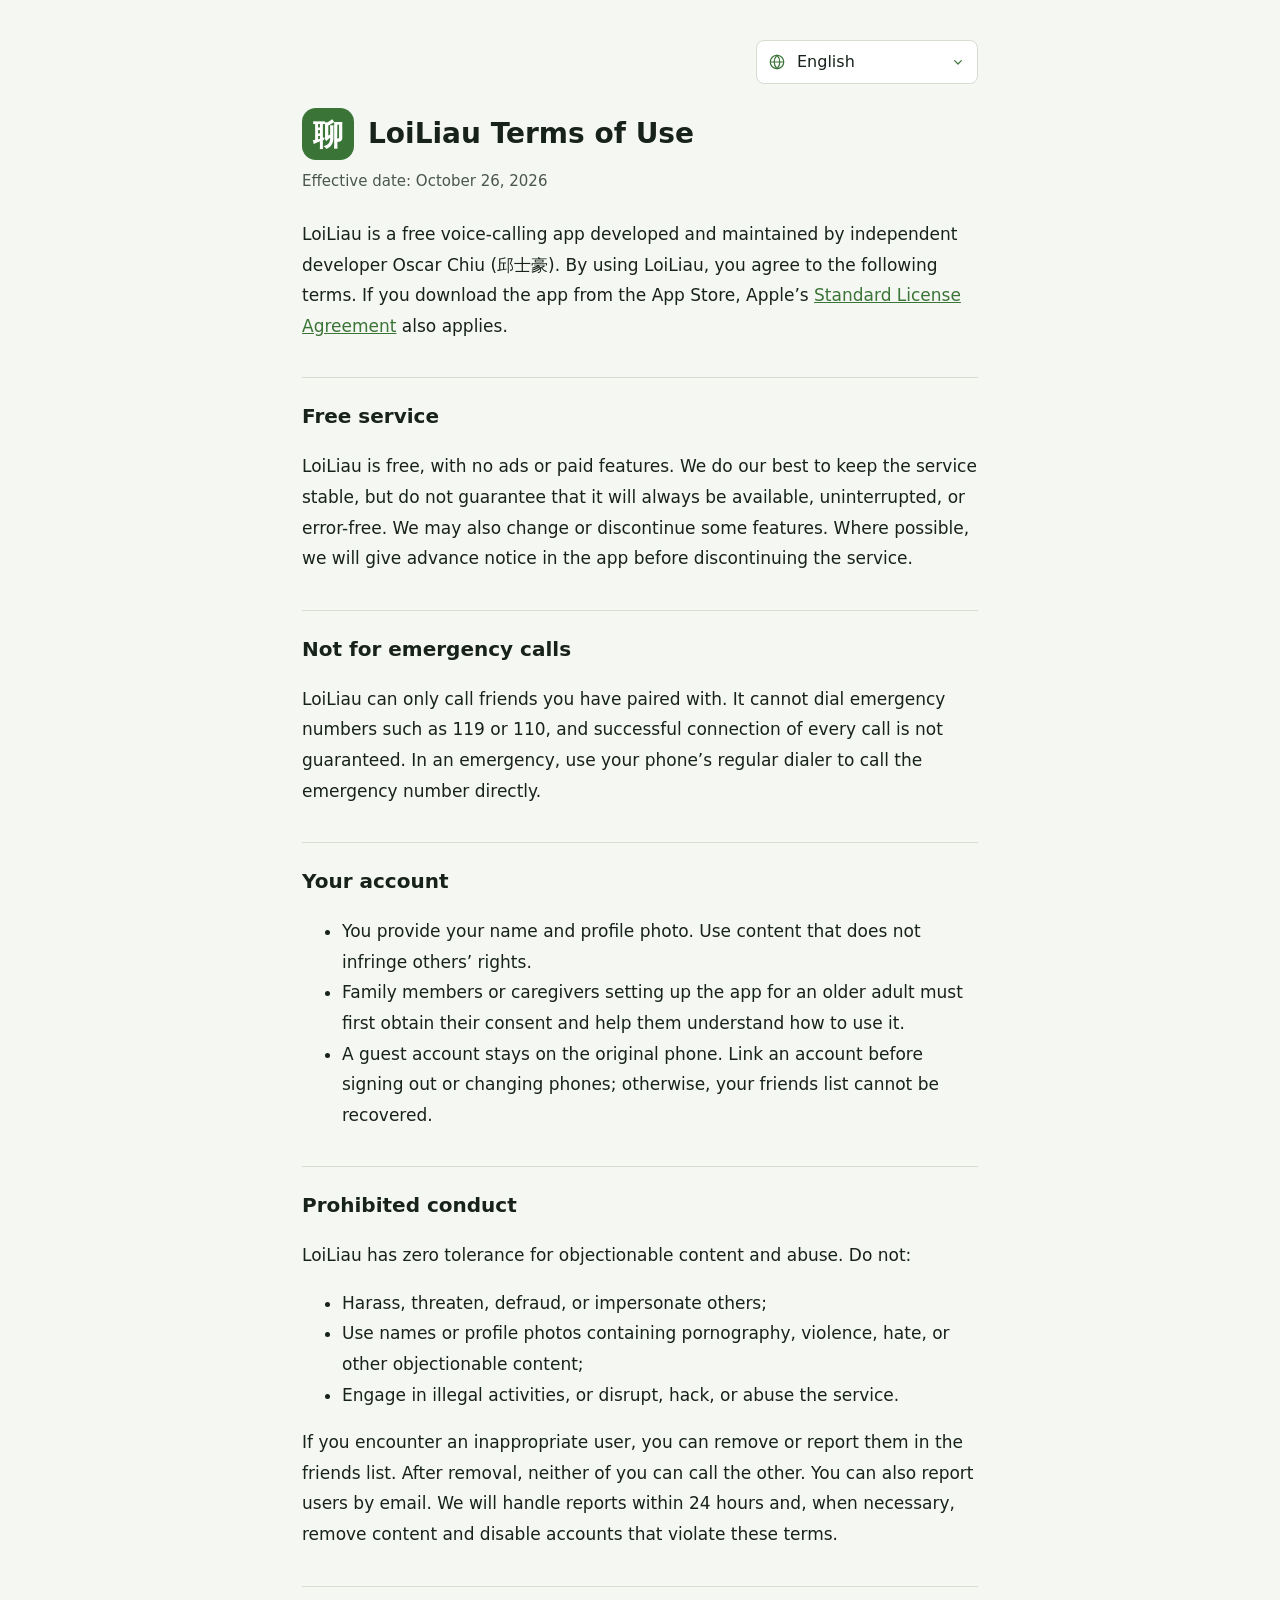
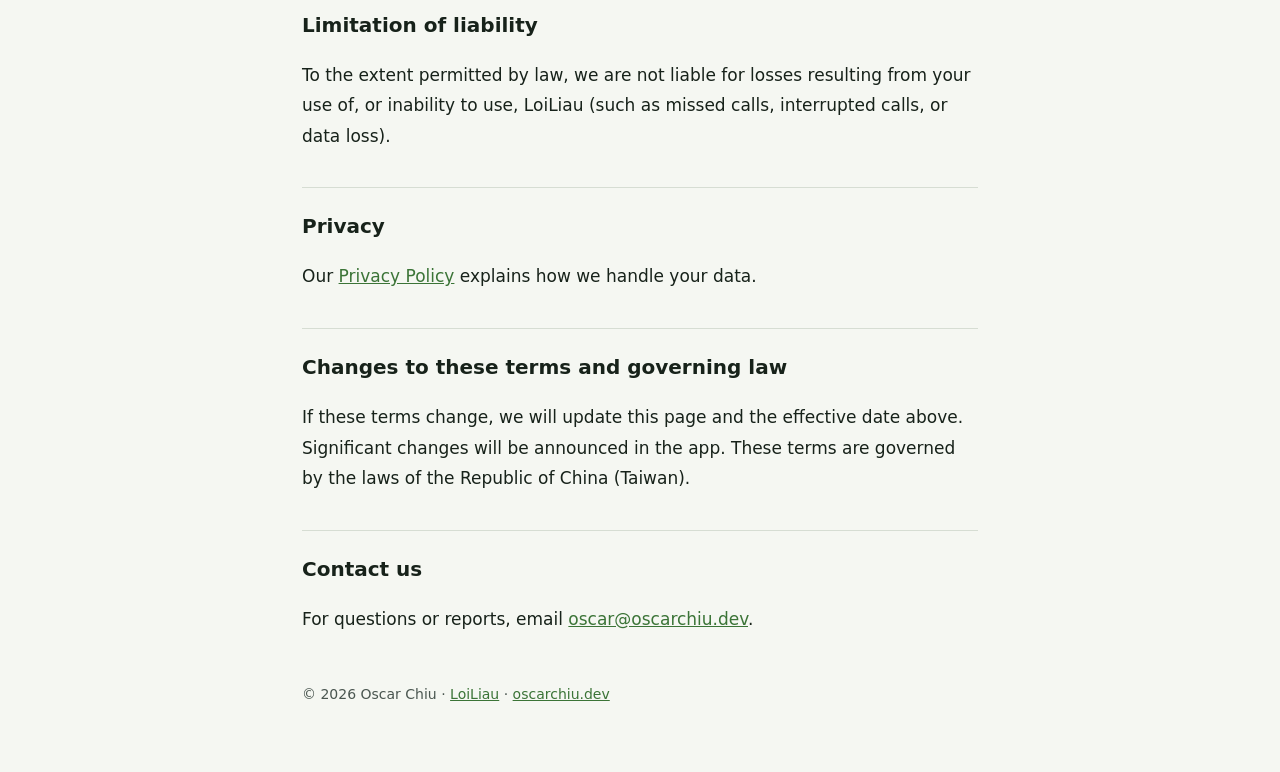
<file: loiliau/terms/index.html>
<!doctype html>
<html lang="zh-Hant-TW">
<head>
<meta charset="utf-8">
<meta name="viewport" content="width=device-width, initial-scale=1">
<title>來聊 LoiLiau 使用條款</title>
<meta name="description" content="使用來聊 LoiLiau 的規則：免費服務、使用者的責任、不容許的行為，以及服務的限制。">
<link rel="canonical" href="https://oscarchiu.dev/loiliau/terms/">
<link rel="stylesheet" href="../language.css">
<style>
  :root { --ink: #17221A; --muted: #4A5650; --green: #3B7437; --line: #D6DDD3; --bg: #F5F7F2; }
  * { box-sizing: border-box; }
  body { margin: 0; background: var(--bg); color: var(--ink);
    font: 400 17px/1.8 "Noto Sans TC", -apple-system, system-ui, sans-serif; }
  main { max-width: 720px; margin: 0 auto; padding: 40px 22px 64px; }
  header { display: flex; align-items: center; gap: 14px; margin-bottom: 8px; }
  .icon { width: 52px; height: 52px; border-radius: 14px; background: var(--green); color: #fff;
    display: grid; place-items: center; font-size: 30px; font-weight: 900; flex: none; }
  h1 { font-size: 28px; line-height: 1.3; margin: 0; }
  h2 { font-size: 20px; margin: 36px 0 8px; padding-top: 20px; border-top: 1px solid var(--line); }
  .meta { color: var(--muted); font-size: 15px; margin: 0 0 24px; }
  a { color: var(--green); }
  footer { margin-top: 48px; color: var(--muted); font-size: 14px; }
</style>
</head>
<body>
<main>
  <nav class="lang" aria-label="Language">
    <label>
      <span class="sr-only">語言 / Language / Bahasa</span>
      <svg viewBox="0 0 24 24" fill="none" stroke="currentColor" stroke-width="1.6" aria-hidden="true" focusable="false"><circle cx="12" cy="12" r="9"/><path d="M3 12h18M12 3c5 5 5 13 0 18-5-5-5-13 0-18Z"/></svg>
      <select id="language-select">
        <option value="zh" lang="zh-Hant">繁體中文</option>
        <option value="en" lang="en">English</option>
        <option value="id" lang="id">Bahasa Indonesia</option>
      </select>
      <svg class="chevron" viewBox="0 0 24 24" fill="none" stroke="currentColor" stroke-width="1.8" stroke-linecap="round" stroke-linejoin="round" aria-hidden="true" focusable="false"><path d="m7 10 5 5 5-5"/></svg>
    </label>
  </nav>
  <header><div class="icon" aria-hidden="true">聊</div><h1 data-i18n="heading">來聊 LoiLiau 使用條款</h1></header>
  <p class="meta" data-i18n="effective">生效日期：2026 年 10 月 26 日</p>

  <p data-i18n="intro">來聊是由個人開發者邱士豪（Oscar Chiu）開發與維護的免費語音通話 app。使用來聊，就表示你同意以下條款。透過 App Store 下載時，Apple 的<a href="https://www.apple.com/legal/internet-services/itunes/dev/stdeula/">標準授權條款</a>也同樣適用。</p>

  <h2 data-i18n="freeHeading">免費服務</h2>
  <p data-i18n="freeBody">來聊免費提供，沒有廣告與付費功能。我們會盡力維持服務穩定，但不保證永遠可用、不中斷或沒有錯誤，也可能調整或停止部分功能。服務停止前，會盡量提早在 app 內告知。</p>

  <h2 data-i18n="emergencyHeading">不能用來緊急求救</h2>
  <p data-i18n="emergencyBody">來聊只能打給配對過的朋友，無法撥打 119、110 等緊急電話，也不保證每通電話都能接通。緊急時請用手機直接撥打緊急電話。</p>

  <h2 data-i18n="accountHeading">你的帳號</h2>
  <ul>
    <li data-i18n="accountContent">名字與大頭貼由你提供，請使用不侵害他人權利的內容。</li>
    <li data-i18n="accountConsent">幫長輩設定的家人或看護，請先取得長輩同意，並協助他們了解如何使用。</li>
    <li data-i18n="accountGuest">訪客帳號只存在原本的手機，登出或換手機前請先綁定帳號，否則朋友名單無法找回。</li>
  </ul>

  <h2 data-i18n="conductHeading">不容許的行為</h2>
  <p data-i18n="conductIntro">來聊對不當內容與濫用採零容忍。請不要：</p>
  <ul>
    <li data-i18n="conductHarassment">騷擾、威脅、詐騙或冒充他人；</li>
    <li data-i18n="conductContent">使用色情、暴力、仇恨或其他令人反感的名字與大頭貼；</li>
    <li data-i18n="conductIllegal">從事違法行為，或干擾、破解、濫用服務。</li>
  </ul>
  <p data-i18n="reportsBody">遇到不當的使用者，可以在「朋友名單」刪除或檢舉對方，刪除後雙方都無法再互打；也可以寫信檢舉。我們會在 24 小時內處理檢舉，必要時移除內容並停用違規帳號。</p>

  <h2 data-i18n="liabilityHeading">責任限制</h2>
  <p data-i18n="liabilityBody">在法律允許的範圍內，對於因使用或無法使用來聊所造成的損失（例如漏接電話、通話中斷、資料遺失），我們不負賠償責任。</p>

  <h2 data-i18n="privacyHeading">隱私</h2>
  <p data-i18n="privacyBody">我們如何處理你的資料，寫在<a href="../privacy/">隱私權政策</a>。</p>

  <h2 data-i18n="changesHeading">條款變更與準據法</h2>
  <p data-i18n="changesBody">條款有變更時會更新這個頁面與上方的生效日期；重大變更會在 app 內告知。本條款以中華民國法律為準據法。</p>

  <h2 data-i18n="contactHeading">聯絡我們</h2>
  <p data-i18n="contactBody">問題或檢舉，請寫信到 <a href="mailto:oscar@oscarchiu.dev">oscar@oscarchiu.dev</a>。</p>

  <footer>© 2026 Oscar Chiu · <a href="../" data-i18n="homeLink">來聊</a> · <a href="https://oscarchiu.dev/">oscarchiu.dev</a></footer>
</main>
<script src="../language.js"></script>
<script src="localization.js"></script>
</body>
</html>
</file>
<file: style.css>
/* Quiet Signal 靜訊 — design tokens */
:root {
  --midnight: #0F1A2A;
  --midnight-2: #16233A;
  --midnight-line: #243246;
  --midnight-border: #3A4A60;
  --score: #F6F3EC;
  --rule: #E2DDD2;
  --slate: #4C5664;
  --mist: #CDD3DB;
  --fog: #A3AEBD;
  --amber: #E8A33A;
  --brass: #8A5A10;
  --peak: #D9573B;

  --font-zh: "Noto Sans TC", system-ui, sans-serif;
  --font-display: "Archivo", "Noto Sans TC", sans-serif;
  --font-mono: "JetBrains Mono", ui-monospace, monospace;

  --fs-display: clamp(40px, 6vw + 14px, 72px);
  --fs-h2: clamp(26px, 1.6vw + 20px, 36px);
  --fs-h3: clamp(19px, 0.4vw + 17px, 22px);
  --fs-body: clamp(16px, 0.2vw + 15px, 17px);
}

* { box-sizing: border-box; }
html { scroll-behavior: smooth; }
body {
  margin: 0;
  background: var(--score);
  color: var(--midnight);
  font: 400 var(--fs-body)/1.75 var(--font-zh);
  -webkit-font-smoothing: antialiased;
}
h1, h2, h3, p, dl, dd { margin: 0; }
a { color: var(--brass); }
a:hover { color: var(--midnight); }

.wrap { max-width: 1200px; margin: 0 auto; padding-left: 5%; padding-right: 5%; }
.night { background: var(--midnight); color: var(--score); }
.night a:hover { color: var(--score); }

.label {
  font: 500 13px/1.4 var(--font-mono);
  letter-spacing: 0.12em;
  text-transform: uppercase;
}
.label.amber { color: var(--amber); }
.label.brass { color: var(--brass); }
.label.muted { color: var(--fog); }

/* Top bar */
.topbar {
  display: flex; flex-wrap: wrap; align-items: center; justify-content: space-between;
  gap: 16px; padding-top: 20px; padding-bottom: 20px;
}
.logo {
  font: 600 20px/1 var(--font-display); font-stretch: 112%;
  color: var(--score); text-decoration: none;
}
.nav { display: flex; flex-wrap: wrap; align-items: center; gap: 28px; font-size: 15px; }
.nav > a { color: var(--mist); text-decoration: none; }
.lang { display: flex; border: 1px solid #2E3D52; border-radius: 999px; padding: 3px; }
.lang button {
  min-width: 44px; height: 34px; border: 0; border-radius: 999px;
  background: transparent; color: var(--fog);
  font: 500 14px/1 var(--font-display); cursor: pointer;
}
.lang button[aria-pressed="true"] { background: var(--score); color: var(--midnight); }

/* Hero */
.hero {
  display: flex; flex-wrap: wrap; align-items: flex-end; gap: 64px;
  padding-top: 72px; padding-bottom: 40px;
}
.hero-main { flex: 999 1 520px; min-width: 0; display: flex; flex-direction: column; gap: 28px; }
.hero-mark { display: flex; flex-wrap: wrap; align-items: center; gap: 16px; }
.vu { display: flex; gap: 8px; }
.vu svg { width: 64px; height: 38px; }
.hero h1 { font-size: var(--fs-display); line-height: 1.15; font-weight: 700; letter-spacing: 0.01em; }
.hero-lead { max-width: 600px; color: var(--mist); }
.cta { display: flex; flex-wrap: wrap; gap: 12px; }
.btn {
  display: inline-flex; align-items: center; justify-content: center;
  min-height: 52px; padding: 0 28px; border-radius: 999px;
  background: var(--amber); color: var(--midnight);
  font-size: 16px; font-weight: 700; text-decoration: none;
  transition: background 180ms;
}
.btn:hover { background: #F0B455; color: var(--midnight); }
.btn.ghost { background: transparent; border: 1px solid var(--midnight-border); color: var(--score); font-weight: 500; }
.btn.ghost:hover { border-color: var(--amber); }
.btn.text { background: transparent; padding: 0 20px; color: var(--mist); font-weight: 400; text-decoration: underline; }
.stats { display: none; }

/* Now playing card */
.playing {
  flex: 1 1 340px; min-width: 0;
  display: flex; flex-direction: column; gap: 18px; padding: 28px;
  background: var(--midnight-2); border: 1px solid var(--midnight-line); border-radius: 16px;
}
.playing .label { display: flex; align-items: center; gap: 10px; font-size: 12px; }
.dot { width: 8px; height: 8px; border-radius: 50%; background: var(--amber); }
.playing h2 { font-size: 28px; line-height: 1.3; }
.en-name { font: 500 1em/1 var(--font-display); color: var(--fog); }
.playing p { font-size: 15px; color: var(--mist); }
.wave { display: flex; flex-direction: column; gap: 8px; }
.bars { display: flex; align-items: flex-end; gap: 3px; height: 36px; overflow: hidden; }
.bars i { flex: none; width: 3px; border-radius: 1px; background: var(--midnight-border); }
.bars i.on { background: var(--amber); }
.progress { height: 2px; border-radius: 1px; background: var(--midnight-line); }
.progress span { display: block; width: 38%; height: 100%; border-radius: 1px; background: var(--amber); }
.playing .tags { display: flex; flex-wrap: wrap; gap: 8px; }
.tags span {
  padding: 5px 9px; border-radius: 6px; background: var(--midnight);
  font: 400 12px/1.4 var(--font-mono); color: var(--mist);
}
.demo { color: var(--amber); font-size: 15px; }

.horizon { display: block; width: 100%; height: 88px; }

/* Services — tracklist */
.services { display: flex; flex-direction: column; gap: 40px; padding-top: 88px; padding-bottom: 80px; }
.section-head { display: flex; flex-wrap: wrap; align-items: baseline; justify-content: space-between; gap: 12px; }
h2 { font-size: var(--fs-h2); line-height: 1.3; font-weight: 700; }
.tracks { display: grid; grid-template-columns: repeat(auto-fit, minmax(240px, 1fr)); gap: 16px; }
.track {
  display: flex; flex-direction: column; gap: 12px; padding: 24px;
  border: 1px solid var(--rule); border-radius: 12px; outline: none;
  transition: background 180ms, color 180ms, border-color 180ms;
}
.track h3 { font-size: var(--fs-h3); line-height: 1.4; }
.track p:last-child { font-size: 15px; color: var(--slate); transition: color 180ms; }
.track-no { display: flex; align-items: center; gap: 10px; font: 500 13px/1 var(--font-mono); color: var(--brass); }
.track-no svg { width: 10px; height: 12px; fill: var(--amber); opacity: 0; transform: translateX(-6px); transition: opacity 180ms, transform 180ms; }
/* ▶ cursor: first track is selected until another one is hovered or focused */
.tracks:not(:hover):not(:focus-within) .track:first-child,
.track:hover, .track:focus-visible {
  background: var(--midnight); border-color: var(--midnight); color: var(--score);
}
.tracks:not(:hover):not(:focus-within) .track:first-child p:last-child,
.track:hover p:last-child, .track:focus-visible p:last-child { color: var(--mist); }
.tracks:not(:hover):not(:focus-within) .track:first-child .track-no,
.track:hover .track-no, .track:focus-visible .track-no { color: var(--amber); }
.tracks:not(:hover):not(:focus-within) .track:first-child .track-no svg,
.track:hover .track-no svg, .track:focus-visible .track-no svg { opacity: 1; transform: none; }

/* Other apps — B-side */
.apps { display: flex; flex-direction: column; gap: 32px; padding-top: 0; padding-bottom: 88px; }
.app-card {
  display: flex; align-items: flex-start; gap: 24px; max-width: 760px; padding: 24px;
  border: 1px solid var(--rule); border-radius: 12px;
}
.app-icon { flex: none; width: 96px; height: 96px; border-radius: 22px; border: 1px solid var(--rule); }
.app-body { display: flex; flex-direction: column; gap: 12px; min-width: 0; }
.app-body h3 { font: 600 var(--fs-h3)/1.3 var(--font-display); font-stretch: 108%; }
.app-body > p:first-of-type { font-size: 15px; color: var(--slate); }
.app-body .tags { display: flex; flex-wrap: wrap; gap: 8px; }
.app-body .tags span { background: var(--midnight); color: var(--mist); }
.store { font-size: 15px; font-weight: 500; }

/* Liner notes */
.notes { display: flex; flex-wrap: wrap; gap: 48px; padding-top: 16px; padding-bottom: 96px; }
.notes-head { flex: 1 1 280px; display: flex; flex-direction: column; gap: 12px; }
.muted-text { font-size: 16px; color: var(--slate); }
.notes-list { flex: 999 1 560px; min-width: 0; border-bottom: 1px solid var(--rule); }
.notes-list > div {
  display: grid; grid-template-columns: 120px minmax(0, 1fr); gap: 24px;
  padding: 22px 0; border-top: 1px solid var(--rule);
}
.notes-list > div:first-child { border-top-color: var(--midnight); }
.notes-list dt { padding-top: 3px; font: 500 13px/1.6 var(--font-mono); color: var(--slate); }
.notes-list dd { font-size: 16px; }

/* Contact */
.contact .wrap { display: flex; flex-direction: column; gap: 48px; padding-top: 96px; padding-bottom: 48px; }
.contact-main { display: flex; flex-wrap: wrap; justify-content: space-between; align-items: flex-end; gap: 32px; }
.contact-main > div { display: flex; flex-direction: column; gap: 16px; }
.contact h2 { font-size: clamp(32px, 3vw + 14px, 56px); line-height: 1.2; }
.contact-lead { max-width: 520px; font-size: 16px; color: var(--mist); }
.mail { font: 400 26px/1.3 var(--font-display); font-stretch: 108%; color: var(--amber); }
.contact-foot {
  display: flex; flex-wrap: wrap; justify-content: space-between; align-items: flex-end; gap: 16px;
  padding-top: 24px; border-top: 1px solid var(--midnight-line); font-size: 14px;
}
.links { display: flex; flex-wrap: wrap; gap: 24px; }
.links a { color: var(--mist); }
.sign { display: flex; align-items: flex-end; gap: 20px; }
.sign .label { font-size: 12px; color: var(--fog); }
.sign svg { width: 80px; height: 60px; }

/* English: headline set in Archivo, Chinese line becomes the subtitle */
html[lang="en"] .hero h1,
html[lang="en"] h2 { font-family: var(--font-display); font-stretch: 112%; font-weight: 600; letter-spacing: 0; }
html[lang="en"] .en-name { color: inherit; font-weight: 600; }

/* Mobile */
@media (max-width: 760px) {
  .wrap { padding-left: 20px; padding-right: 20px; }
  .topbar { padding-top: 12px; padding-bottom: 12px; }
  .logo { font-size: 18px; }
  .nav > a { display: none; }
  .lang button { height: 36px; }

  .hero { gap: 22px; padding-top: 32px; padding-bottom: 0; }
  .hero-main { gap: 22px; }
  .hero-mark { flex-direction: row-reverse; justify-content: space-between; align-items: flex-end; width: 100%; }
  .vu svg { width: 54px; height: 32px; }
  .label { font-size: 12px; }
  .cta { flex-direction: column; }
  .btn.text { display: none; }
  .stats {
    display: grid; grid-template-columns: repeat(3, minmax(0, 1fr));
    margin-top: 8px; border-top: 1px solid var(--midnight-line);
  }
  .stats div { display: flex; flex-direction: column; gap: 4px; padding-top: 16px; }
  .stats dt { font: 600 20px/1.2 var(--font-display); font-stretch: 104%; white-space: nowrap; }
  .since { display: none; }
  .stats dd { font-size: 12px; line-height: 1.5; color: var(--fog); }
  .playing { padding: 24px; margin-bottom: 8px; }
  .playing h2 { font-size: 26px; }
  .bars { height: 28px; }
  .demo {
    display: flex; align-items: center; justify-content: center; min-height: 48px;
    border: 1px solid var(--amber); border-radius: 999px; text-decoration: none; font-weight: 500;
  }
  .horizon { height: 64px; }

  .services { gap: 16px; padding-top: 48px; padding-bottom: 40px; }
  .section-head { flex-direction: column-reverse; gap: 8px; }
  .tracks { gap: 4px; margin: 0 -6px; }
  .track {
    display: grid; grid-template-columns: auto 1fr; column-gap: 12px; row-gap: 8px;
    padding: 20px 14px; border: 0; border-radius: 10px;
  }
  .track-no { grid-row: span 2; align-items: flex-start; padding-top: 6px; }
  .track-no svg { margin-top: 1px; }
  .apps { gap: 16px; padding-bottom: 48px; }
  .app-card { gap: 16px; padding: 20px 16px; }
  .app-icon { width: 64px; height: 64px; border-radius: 15px; }
  .store {
    display: flex; align-items: center; justify-content: center; min-height: 48px;
    border: 1px solid var(--brass); border-radius: 999px; text-decoration: none;
  }
  .notes { gap: 16px; padding-bottom: 48px; }
  .notes-list > div { grid-template-columns: 1fr; gap: 6px; padding: 18px 0; }
  .notes-list dt { padding-top: 0; font-size: 12px; }
  .notes-list dd { font-size: 15px; }

  .contact .wrap { gap: 32px; padding-top: 48px; padding-bottom: 40px; }
  .mail { font-size: 19px; }
  .contact-foot { flex-direction: column; align-items: stretch; padding-top: 0; }
  .links { flex-direction: column; gap: 0; }
  .links a {
    display: flex; justify-content: space-between; align-items: center; min-height: 52px;
    border-bottom: 1px solid var(--midnight-line); color: var(--score); text-decoration: none; font-size: 15px;
  }
  .links a::after { content: "→"; color: var(--fog); }
  .sign { justify-content: space-between; padding-top: 8px; }
}

@media (prefers-reduced-motion: reduce) {
  html { scroll-behavior: auto; }
  * { transition: none !important; }
}
</file>
<file: loiliau/language.css>
.lang { display: flex; justify-content: flex-end; margin-bottom: 24px; }
  .lang label { display: inline-flex; position: relative; max-width: 100%; }
  .lang svg { position: absolute; left: 12px; top: 50%; transform: translateY(-50%); width: 18px; height: 18px; color: var(--green); pointer-events: none; }
  .lang .chevron { left: auto; right: 12px; width: 16px; height: 16px; }
  /* Reset native chrome so Safari honors padding and does not add a second arrow. */
  .lang select { -webkit-appearance: none; appearance: none; display: block; font: inherit; font-size: 16px; line-height: 1.25;
    cursor: pointer; color: var(--ink); background: #fff; border: 1px solid var(--line); border-radius: 8px;
    padding: 10px 38px 10px 40px; min-height: 44px; max-width: 100%; }
  .lang select:focus-visible { outline: 2px solid var(--green); outline-offset: 3px; }
  .sr-only { position: absolute; width: 1px; height: 1px; padding: 0; margin: -1px; overflow: hidden; clip-path: inset(50%); white-space: nowrap; border: 0; }
</file>
